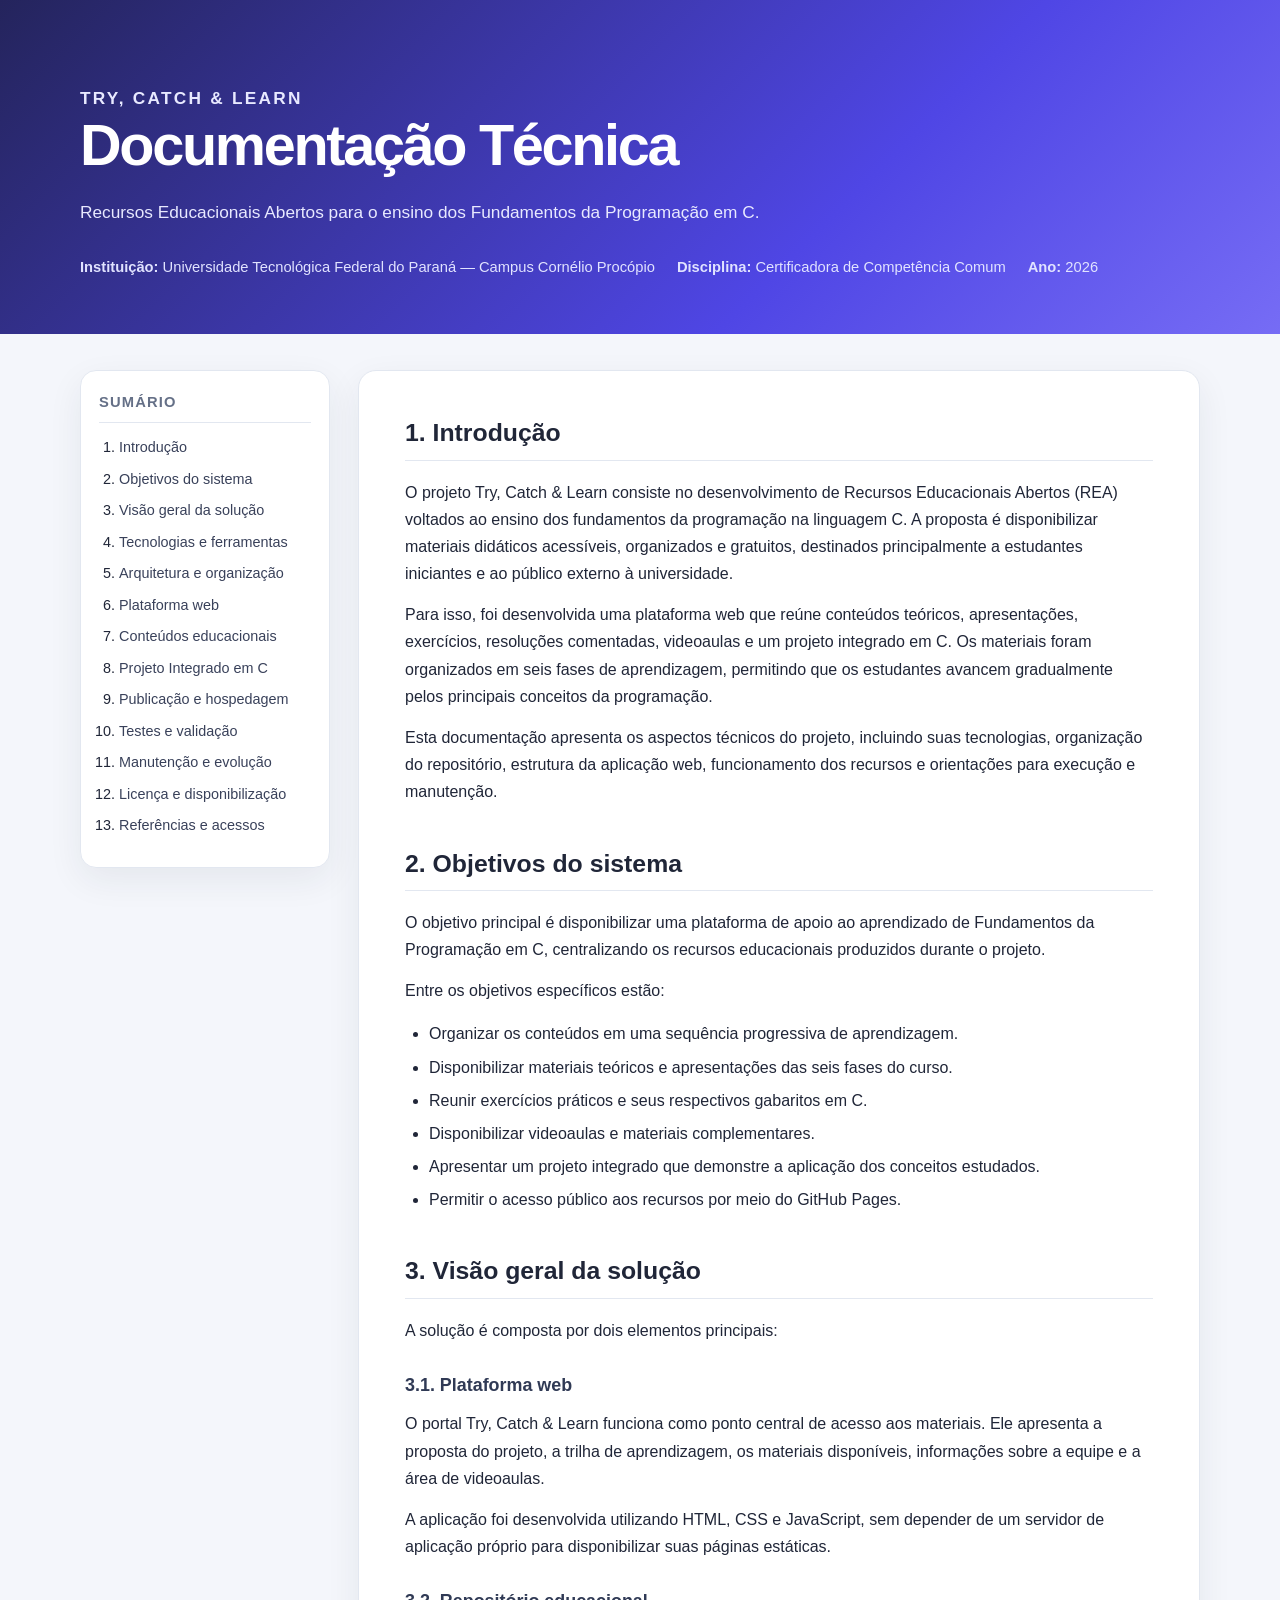
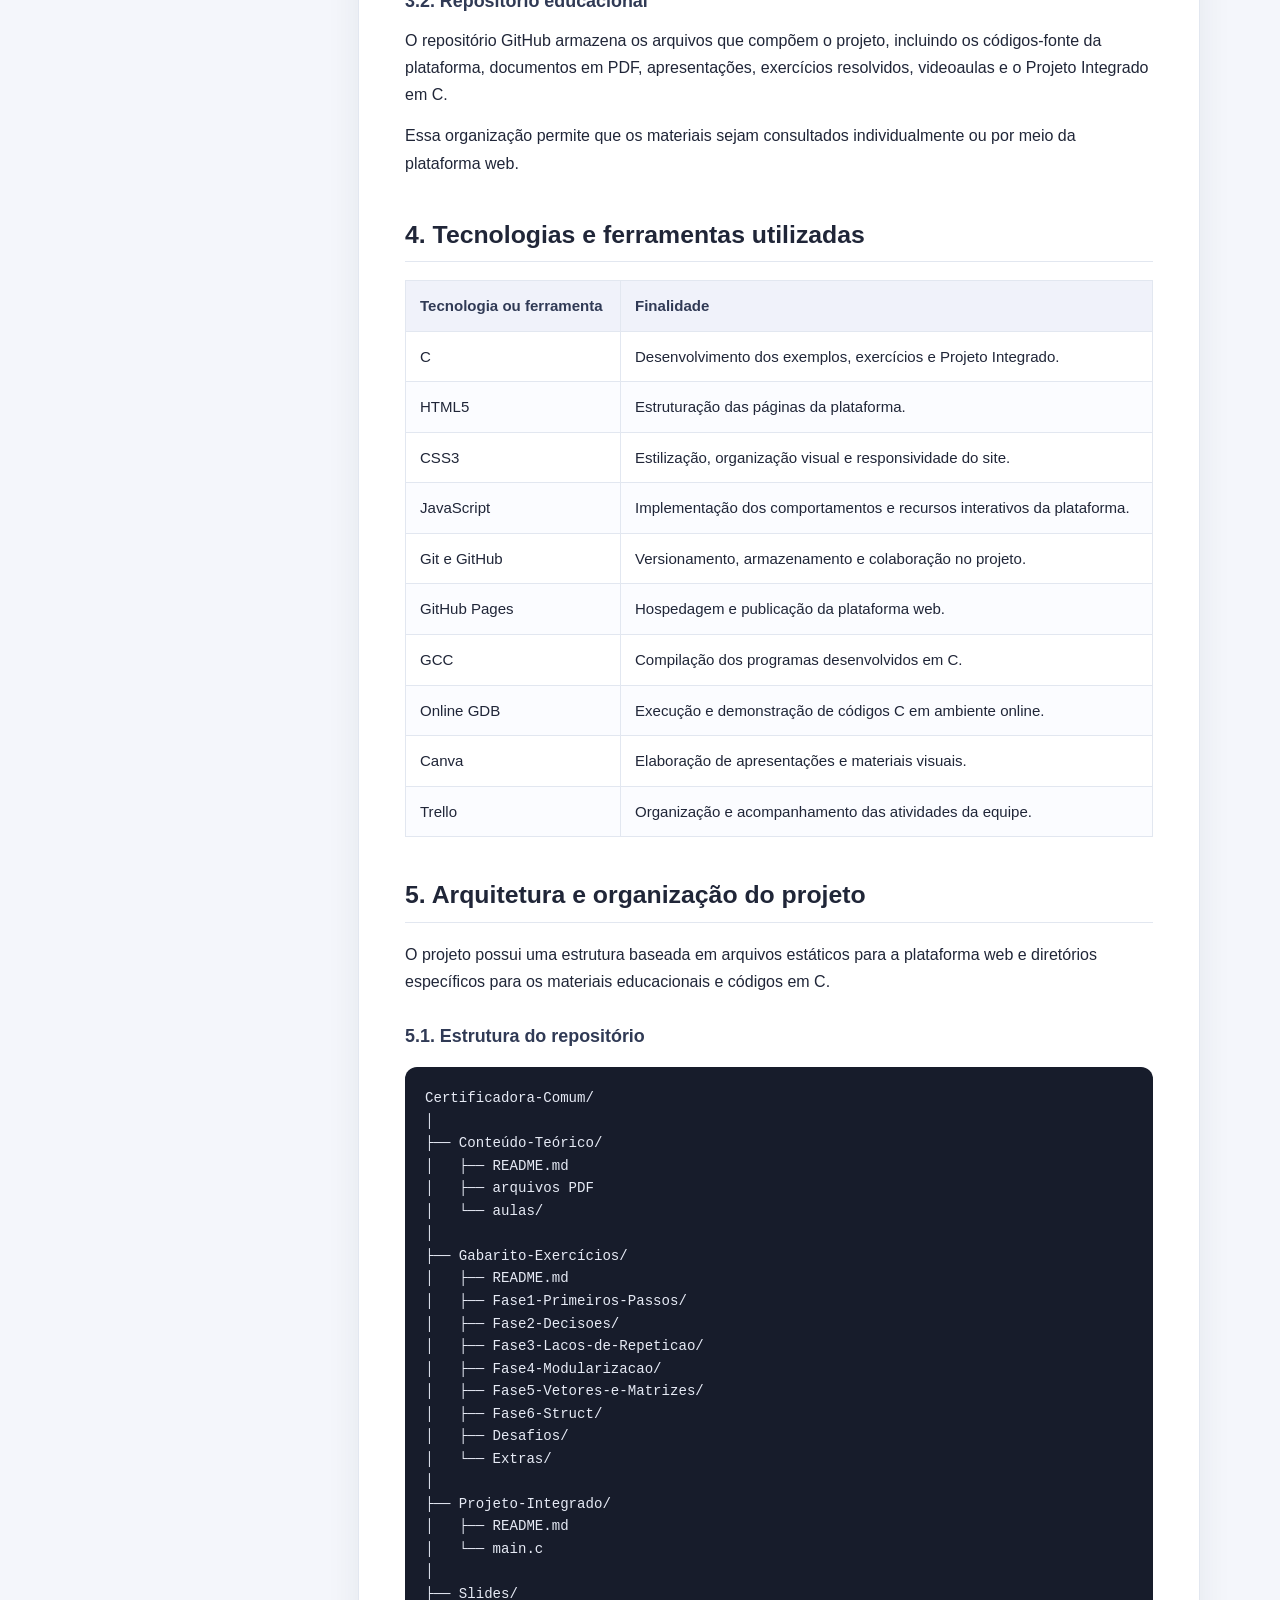
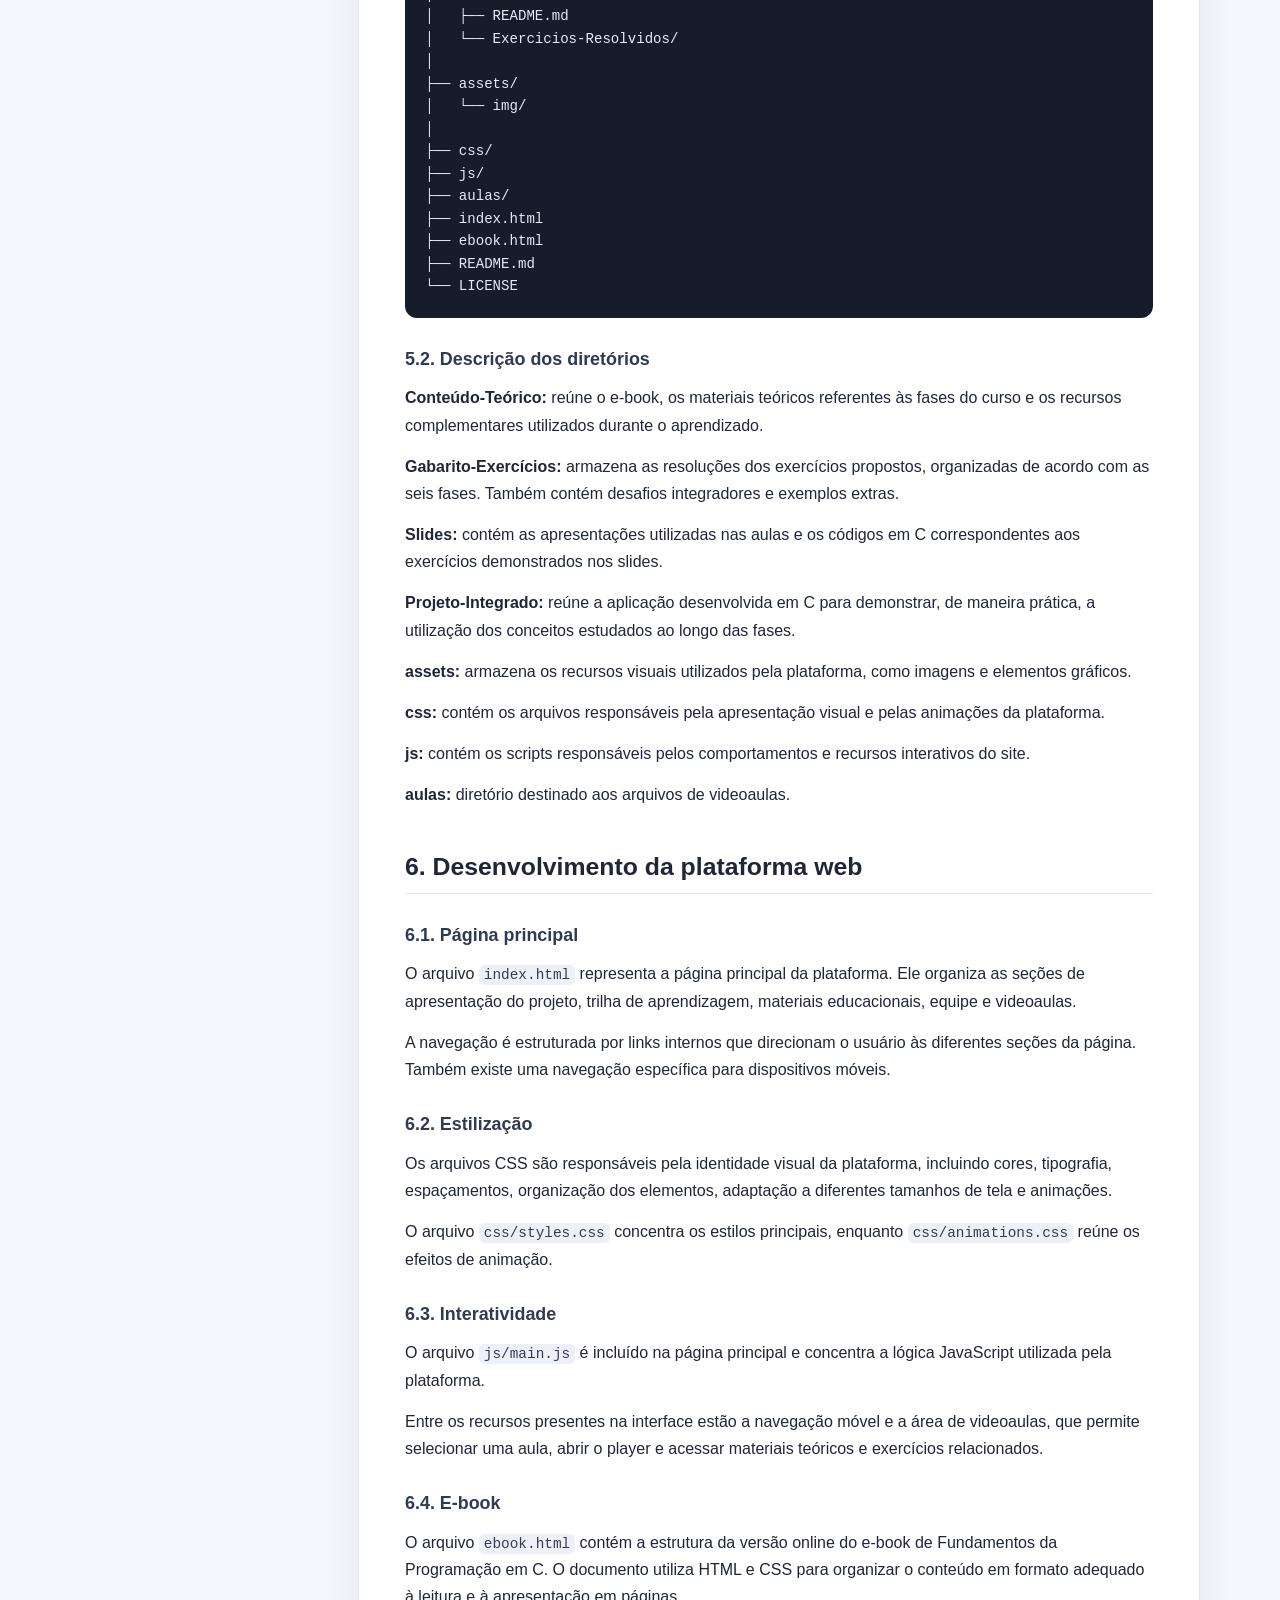
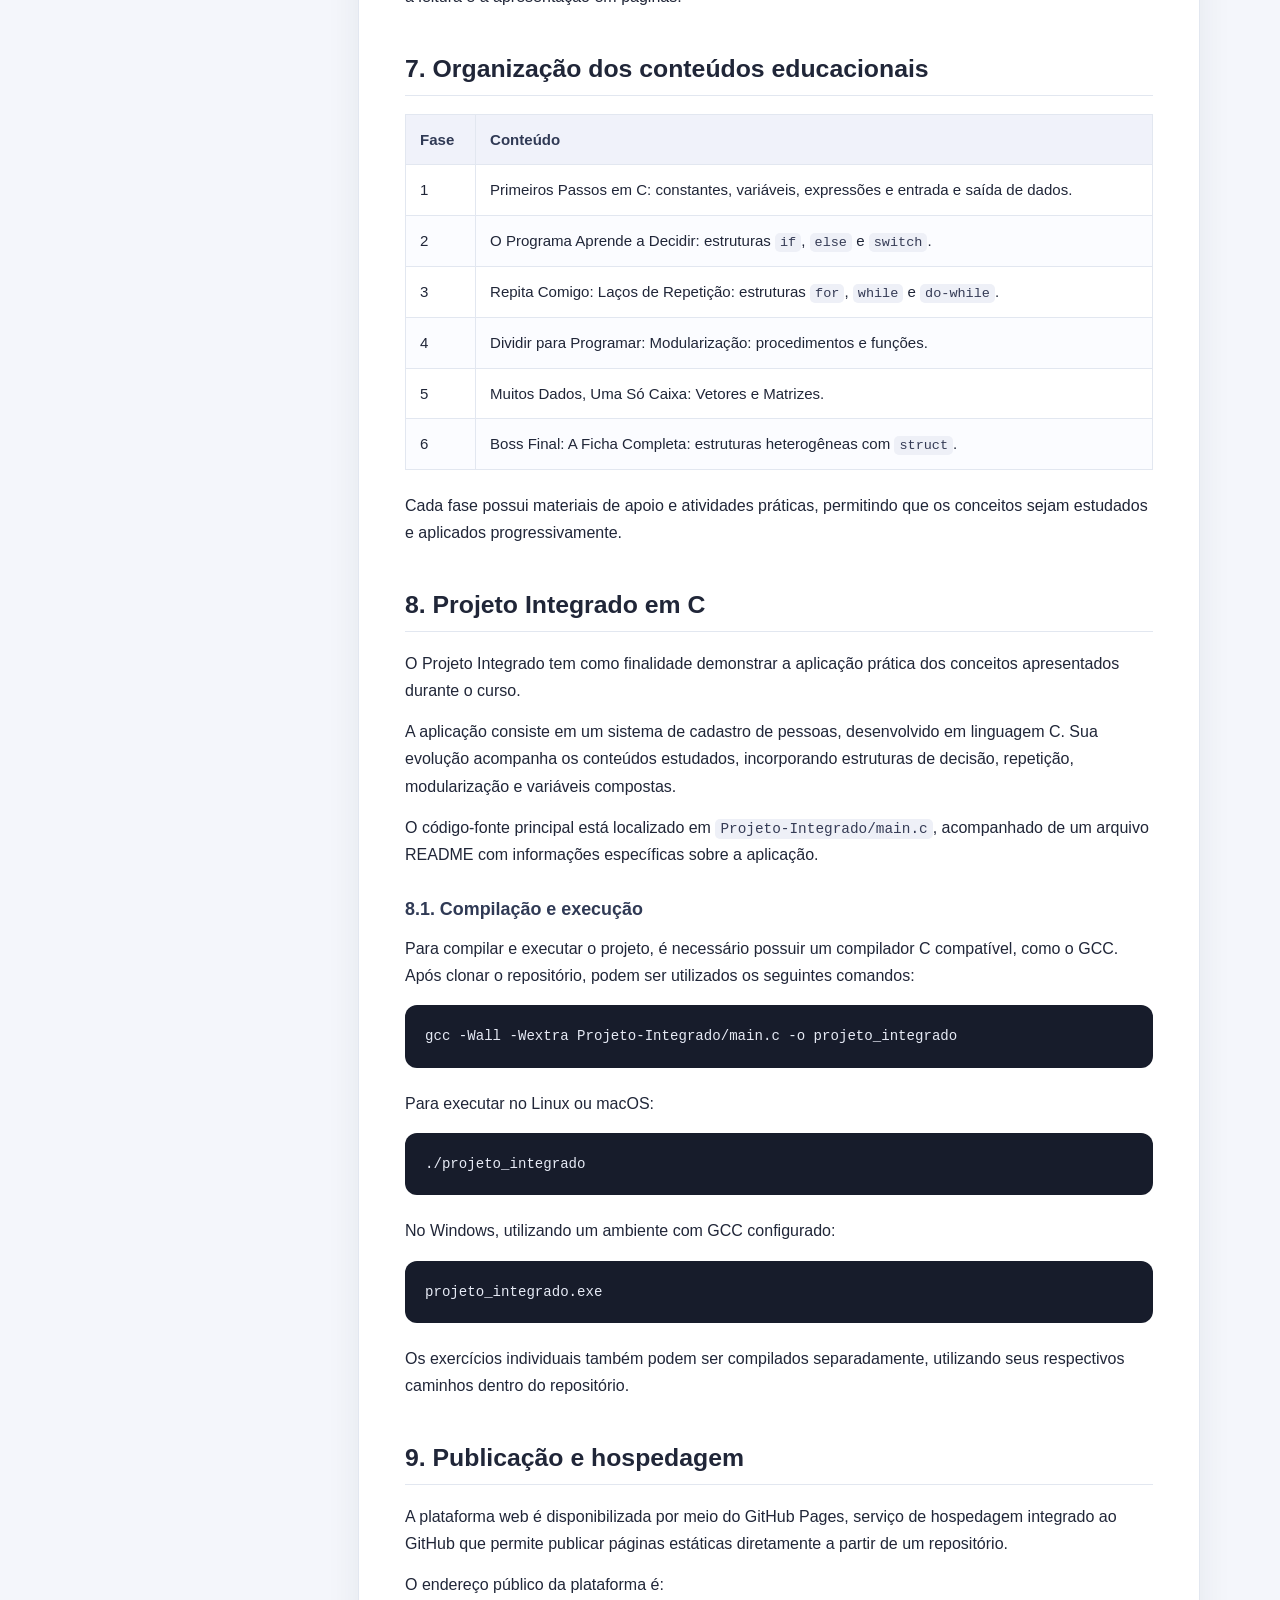
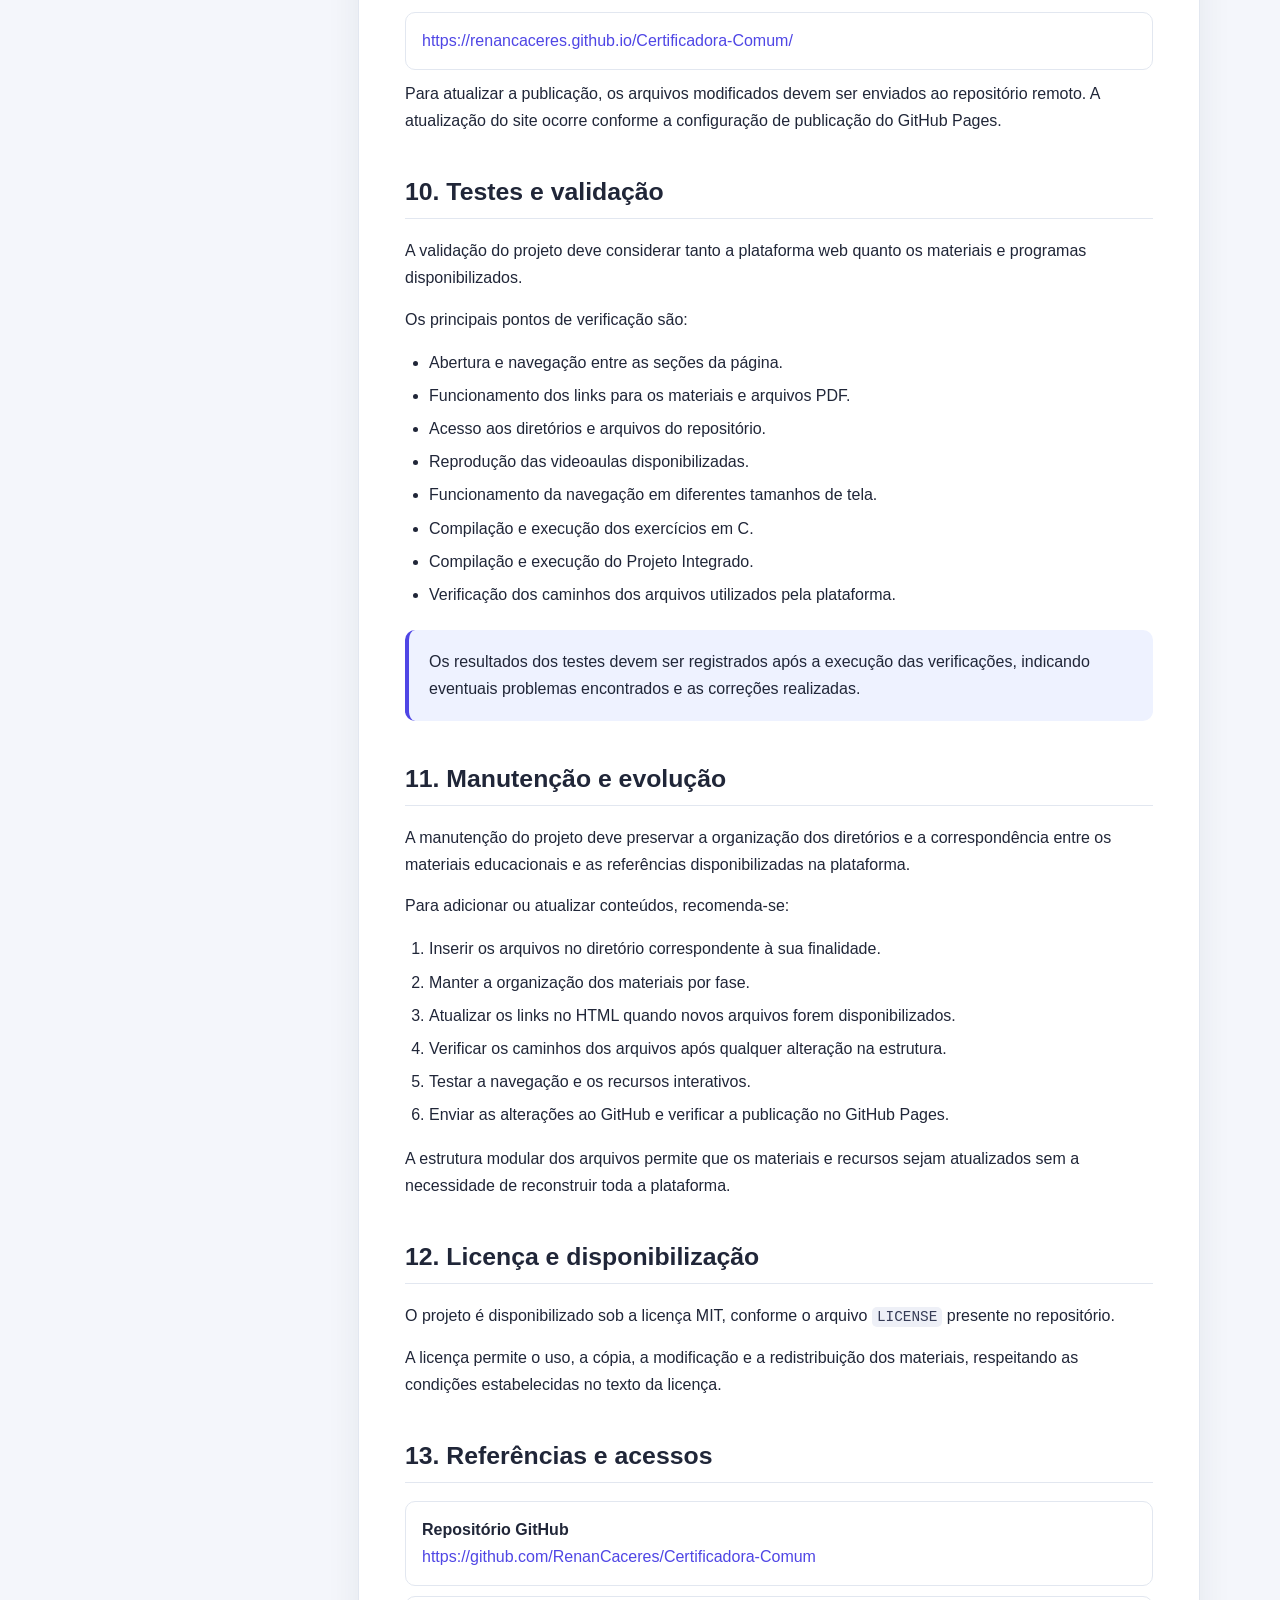
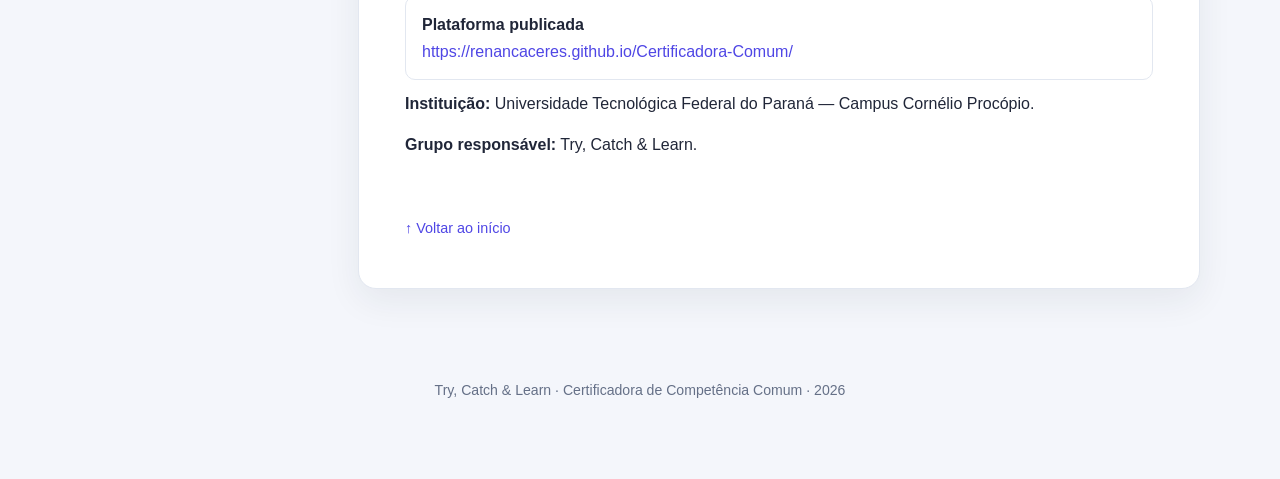
<file: documentacao-tecnica.html>
<!DOCTYPE html>
<html lang="pt-BR">
<head>
  <meta charset="UTF-8">
  <meta name="viewport" content="width=device-width, initial-scale=1.0">
  <meta name="description" content="Documentação técnica do projeto educacional Try, Catch & Learn.">
  <title>Documentação Técnica | Try, Catch & Learn</title>
  <style>
    :root {
      --bg: #f4f6fb;
      --surface: #ffffff;
      --text: #202638;
      --muted: #657087;
      --primary: #4f46e5;
      --primary-dark: #3730a3;
      --border: #e2e7f0;
      --code-bg: #171c2b;
      --code-text: #e6eaf5;
      --accent-bg: #eef2ff;
      --shadow: 0 12px 35px rgba(30, 41, 59, .07);
    }

    * { box-sizing: border-box; }
    html { scroll-behavior: smooth; scroll-padding-top: 24px; }
    body {
      margin: 0;
      background: var(--bg);
      color: var(--text);
      font-family: Inter, "Segoe UI", Roboto, Arial, sans-serif;
      line-height: 1.7;
    }
    a { color: var(--primary); text-decoration: none; }
    a:hover { text-decoration: underline; }
    .hero {
      padding: 64px 24px 54px;
      color: #fff;
      background: linear-gradient(135deg, #24245c, #4f46e5 65%, #766cf5);
    }
    .hero-inner, .layout {
      width: min(1120px, calc(100% - 40px));
      margin: 0 auto;
    }
    .eyebrow {
      margin: 0 0 12px;
      color: #d9dcff;
      font-size: .82rem;
      font-weight: 700;
      letter-spacing: .13em;
      text-transform: uppercase;
    }
    h1 {
      max-width: 800px;
      margin: 0;
      font-size: clamp(2.1rem, 5vw, 3.6rem);
      line-height: 1.12;
      letter-spacing: -.04em;
    }
    .hero p {
      max-width: 760px;
      margin: 20px 0 0;
      color: #e8e9ff;
      font-size: 1.08rem;
    }
    .meta {
      display: flex;
      flex-wrap: wrap;
      gap: 10px 22px;
      margin-top: 28px;
      color: #e1e3ff;
      font-size: .92rem;
    }
    .layout {
      display: grid;
      grid-template-columns: 250px minmax(0, 1fr);
      gap: 28px;
      align-items: start;
      padding: 36px 0 64px;
    }
    aside {
      position: sticky;
      top: 20px;
      padding: 22px 18px;
      background: var(--surface);
      border: 1px solid var(--border);
      border-radius: 16px;
      box-shadow: var(--shadow);
    }
    aside h2 {
      margin: 0 0 12px;
      font-size: .92rem;
      color: var(--muted);
      text-transform: uppercase;
      letter-spacing: .08em;
    }
    aside ol { margin: 0; padding-left: 20px; }
    aside li { margin: 7px 0; font-size: .9rem; }
    aside a { color: #39415a; }
    main {
      min-width: 0;
      padding: clamp(22px, 4vw, 46px);
      background: var(--surface);
      border: 1px solid var(--border);
      border-radius: 18px;
      box-shadow: var(--shadow);
    }
    section { margin: 0 0 42px; }
    section:last-child { margin-bottom: 0; }
    h2 {
      margin: 0 0 18px;
      padding-bottom: 10px;
      border-bottom: 1px solid var(--border);
      font-size: 1.55rem;
      line-height: 1.3;
    }
    h3 {
      margin: 26px 0 10px;
      color: #303a55;
      font-size: 1.12rem;
    }
    p { margin: 0 0 14px; }
    ul, ol { padding-left: 24px; }
    li { margin: 6px 0; }
    .intro-card {
      margin: 22px 0;
      padding: 18px 20px;
      background: var(--accent-bg);
      border-left: 4px solid var(--primary);
      border-radius: 10px;
    }
    .table-wrap { overflow-x: auto; margin: 18px 0 22px; }
    table {
      width: 100%;
      border-collapse: collapse;
      font-size: .94rem;
    }
    th, td {
      padding: 12px 14px;
      border: 1px solid var(--border);
      text-align: left;
      vertical-align: top;
    }
    th { background: #f0f2fa; color: #303a55; }
    tr:nth-child(even) td { background: #fbfcff; }
    pre {
      overflow-x: auto;
      margin: 16px 0 22px;
      padding: 20px;
      color: var(--code-text);
      background: var(--code-bg);
      border-radius: 12px;
      font-size: .88rem;
      line-height: 1.6;
    }
    code {
      font-family: "Cascadia Code", Consolas, "Courier New", monospace;
    }
    p code, li code, td code {
      padding: 2px 5px;
      background: #eef0f7;
      border-radius: 5px;
      color: #353b55;
      font-size: .9em;
    }
    .link-card {
      display: block;
      margin: 10px 0;
      padding: 14px 16px;
      border: 1px solid var(--border);
      border-radius: 10px;
      overflow-wrap: anywhere;
    }
    footer {
      padding: 26px 20px 38px;
      color: var(--muted);
      text-align: center;
      font-size: .88rem;
    }
    .top-link { display: inline-block; margin-top: 16px; font-size: .9rem; }
    @media (max-width: 820px) {
      .layout { grid-template-columns: 1fr; }
      aside { position: static; }
      aside ol { columns: 2; }
    }
    @media (max-width: 520px) {
      .hero { padding: 46px 20px 40px; }
      .hero-inner, .layout { width: min(100% - 28px, 1120px); }
      .layout { padding-top: 18px; }
      main { padding: 22px 18px; }
      aside ol { columns: 1; }
      th, td { padding: 9px 10px; }
    }
    @media print {
      body { background: #fff; }
      .hero { padding: 28px; background: #fff; color: #111; border-bottom: 2px solid #333; }
      .eyebrow, .hero p, .meta { color: #333; }
      .layout { display: block; width: 100%; padding: 0; }
      aside { display: none; }
      main { border: 0; box-shadow: none; padding: 20px 0; }
      a { color: #111; text-decoration: underline; }
      pre { white-space: pre-wrap; }
      section { break-inside: avoid; }
      footer { padding: 10px; }
    }
  </style>
</head>
<body id="top">
  <header class="hero">
    <div class="hero-inner">
      <p class="eyebrow">Try, Catch &amp; Learn</p>
      <h1>Documentação Técnica</h1>
      <p>Recursos Educacionais Abertos para o ensino dos Fundamentos da Programação em C.</p>
      <div class="meta">
        <span><strong>Instituição:</strong> Universidade Tecnológica Federal do Paraná — Campus Cornélio Procópio</span>
        <span><strong>Disciplina:</strong> Certificadora de Competência Comum</span>
        <span><strong>Ano:</strong> 2026</span>
      </div>
    </div>
  </header>

  <div class="layout">
    <aside aria-label="Sumário da documentação">
      <h2>Sumário</h2>
      <ol>
        <li><a href="#introducao">Introdução</a></li>
        <li><a href="#objetivos">Objetivos do sistema</a></li>
        <li><a href="#visao-geral">Visão geral da solução</a></li>
        <li><a href="#tecnologias">Tecnologias e ferramentas</a></li>
        <li><a href="#arquitetura">Arquitetura e organização</a></li>
        <li><a href="#plataforma">Plataforma web</a></li>
        <li><a href="#conteudos">Conteúdos educacionais</a></li>
        <li><a href="#projeto-c">Projeto Integrado em C</a></li>
        <li><a href="#publicacao">Publicação e hospedagem</a></li>
        <li><a href="#testes">Testes e validação</a></li>
        <li><a href="#manutencao">Manutenção e evolução</a></li>
        <li><a href="#licenca">Licença e disponibilização</a></li>
        <li><a href="#referencias">Referências e acessos</a></li>
      </ol>
    </aside>

    <main>
      <section id="introducao">
        <h2>1. Introdução</h2>
        <p>O projeto Try, Catch &amp; Learn consiste no desenvolvimento de Recursos Educacionais Abertos (REA) voltados ao ensino dos fundamentos da programação na linguagem C. A proposta é disponibilizar materiais didáticos acessíveis, organizados e gratuitos, destinados principalmente a estudantes iniciantes e ao público externo à universidade.</p>
        <p>Para isso, foi desenvolvida uma plataforma web que reúne conteúdos teóricos, apresentações, exercícios, resoluções comentadas, videoaulas e um projeto integrado em C. Os materiais foram organizados em seis fases de aprendizagem, permitindo que os estudantes avancem gradualmente pelos principais conceitos da programação.</p>
        <p>Esta documentação apresenta os aspectos técnicos do projeto, incluindo suas tecnologias, organização do repositório, estrutura da aplicação web, funcionamento dos recursos e orientações para execução e manutenção.</p>
      </section>

      <section id="objetivos">
        <h2>2. Objetivos do sistema</h2>
        <p>O objetivo principal é disponibilizar uma plataforma de apoio ao aprendizado de Fundamentos da Programação em C, centralizando os recursos educacionais produzidos durante o projeto.</p>
        <p>Entre os objetivos específicos estão:</p>
        <ul>
          <li>Organizar os conteúdos em uma sequência progressiva de aprendizagem.</li>
          <li>Disponibilizar materiais teóricos e apresentações das seis fases do curso.</li>
          <li>Reunir exercícios práticos e seus respectivos gabaritos em C.</li>
          <li>Disponibilizar videoaulas e materiais complementares.</li>
          <li>Apresentar um projeto integrado que demonstre a aplicação dos conceitos estudados.</li>
          <li>Permitir o acesso público aos recursos por meio do GitHub Pages.</li>
        </ul>
      </section>

      <section id="visao-geral">
        <h2>3. Visão geral da solução</h2>
        <p>A solução é composta por dois elementos principais:</p>
        <h3>3.1. Plataforma web</h3>
        <p>O portal Try, Catch &amp; Learn funciona como ponto central de acesso aos materiais. Ele apresenta a proposta do projeto, a trilha de aprendizagem, os materiais disponíveis, informações sobre a equipe e a área de videoaulas.</p>
        <p>A aplicação foi desenvolvida utilizando HTML, CSS e JavaScript, sem depender de um servidor de aplicação próprio para disponibilizar suas páginas estáticas.</p>
        <h3>3.2. Repositório educacional</h3>
        <p>O repositório GitHub armazena os arquivos que compõem o projeto, incluindo os códigos-fonte da plataforma, documentos em PDF, apresentações, exercícios resolvidos, videoaulas e o Projeto Integrado em C.</p>
        <p>Essa organização permite que os materiais sejam consultados individualmente ou por meio da plataforma web.</p>
      </section>

      <section id="tecnologias">
        <h2>4. Tecnologias e ferramentas utilizadas</h2>
        <div class="table-wrap">
          <table>
            <thead><tr><th>Tecnologia ou ferramenta</th><th>Finalidade</th></tr></thead>
            <tbody>
              <tr><td>C</td><td>Desenvolvimento dos exemplos, exercícios e Projeto Integrado.</td></tr>
              <tr><td>HTML5</td><td>Estruturação das páginas da plataforma.</td></tr>
              <tr><td>CSS3</td><td>Estilização, organização visual e responsividade do site.</td></tr>
              <tr><td>JavaScript</td><td>Implementação dos comportamentos e recursos interativos da plataforma.</td></tr>
              <tr><td>Git e GitHub</td><td>Versionamento, armazenamento e colaboração no projeto.</td></tr>
              <tr><td>GitHub Pages</td><td>Hospedagem e publicação da plataforma web.</td></tr>
              <tr><td>GCC</td><td>Compilação dos programas desenvolvidos em C.</td></tr>
              <tr><td>Online GDB</td><td>Execução e demonstração de códigos C em ambiente online.</td></tr>
              <tr><td>Canva</td><td>Elaboração de apresentações e materiais visuais.</td></tr>
              <tr><td>Trello</td><td>Organização e acompanhamento das atividades da equipe.</td></tr>
            </tbody>
          </table>
        </div>
      </section>

      <section id="arquitetura">
        <h2>5. Arquitetura e organização do projeto</h2>
        <p>O projeto possui uma estrutura baseada em arquivos estáticos para a plataforma web e diretórios específicos para os materiais educacionais e códigos em C.</p>
        <h3>5.1. Estrutura do repositório</h3>
        <pre><code>Certificadora-Comum/
│
├── Conteúdo-Teórico/
│   ├── README.md
│   ├── arquivos PDF
│   └── aulas/
│
├── Gabarito-Exercícios/
│   ├── README.md
│   ├── Fase1-Primeiros-Passos/
│   ├── Fase2-Decisoes/
│   ├── Fase3-Lacos-de-Repeticao/
│   ├── Fase4-Modularizacao/
│   ├── Fase5-Vetores-e-Matrizes/
│   ├── Fase6-Struct/
│   ├── Desafios/
│   └── Extras/
│
├── Projeto-Integrado/
│   ├── README.md
│   └── main.c
│
├── Slides/
│   ├── README.md
│   └── Exercicios-Resolvidos/
│
├── assets/
│   └── img/
│
├── css/
├── js/
├── aulas/
├── index.html
├── ebook.html
├── README.md
└── LICENSE</code></pre>
        <h3>5.2. Descrição dos diretórios</h3>
        <p><strong>Conteúdo-Teórico:</strong> reúne o e-book, os materiais teóricos referentes às fases do curso e os recursos complementares utilizados durante o aprendizado.</p>
        <p><strong>Gabarito-Exercícios:</strong> armazena as resoluções dos exercícios propostos, organizadas de acordo com as seis fases. Também contém desafios integradores e exemplos extras.</p>
        <p><strong>Slides:</strong> contém as apresentações utilizadas nas aulas e os códigos em C correspondentes aos exercícios demonstrados nos slides.</p>
        <p><strong>Projeto-Integrado:</strong> reúne a aplicação desenvolvida em C para demonstrar, de maneira prática, a utilização dos conceitos estudados ao longo das fases.</p>
        <p><strong>assets:</strong> armazena os recursos visuais utilizados pela plataforma, como imagens e elementos gráficos.</p>
        <p><strong>css:</strong> contém os arquivos responsáveis pela apresentação visual e pelas animações da plataforma.</p>
        <p><strong>js:</strong> contém os scripts responsáveis pelos comportamentos e recursos interativos do site.</p>
        <p><strong>aulas:</strong> diretório destinado aos arquivos de videoaulas.</p>
      </section>

      <section id="plataforma">
        <h2>6. Desenvolvimento da plataforma web</h2>
        <h3>6.1. Página principal</h3>
        <p>O arquivo <code>index.html</code> representa a página principal da plataforma. Ele organiza as seções de apresentação do projeto, trilha de aprendizagem, materiais educacionais, equipe e videoaulas.</p>
        <p>A navegação é estruturada por links internos que direcionam o usuário às diferentes seções da página. Também existe uma navegação específica para dispositivos móveis.</p>
        <h3>6.2. Estilização</h3>
        <p>Os arquivos CSS são responsáveis pela identidade visual da plataforma, incluindo cores, tipografia, espaçamentos, organização dos elementos, adaptação a diferentes tamanhos de tela e animações.</p>
        <p>O arquivo <code>css/styles.css</code> concentra os estilos principais, enquanto <code>css/animations.css</code> reúne os efeitos de animação.</p>
        <h3>6.3. Interatividade</h3>
        <p>O arquivo <code>js/main.js</code> é incluído na página principal e concentra a lógica JavaScript utilizada pela plataforma.</p>
        <p>Entre os recursos presentes na interface estão a navegação móvel e a área de videoaulas, que permite selecionar uma aula, abrir o player e acessar materiais teóricos e exercícios relacionados.</p>
        <h3>6.4. E-book</h3>
        <p>O arquivo <code>ebook.html</code> contém a estrutura da versão online do e-book de Fundamentos da Programação em C. O documento utiliza HTML e CSS para organizar o conteúdo em formato adequado à leitura e à apresentação em páginas.</p>
      </section>

      <section id="conteudos">
        <h2>7. Organização dos conteúdos educacionais</h2>
        <div class="table-wrap">
          <table>
            <thead><tr><th>Fase</th><th>Conteúdo</th></tr></thead>
            <tbody>
              <tr><td>1</td><td>Primeiros Passos em C: constantes, variáveis, expressões e entrada e saída de dados.</td></tr>
              <tr><td>2</td><td>O Programa Aprende a Decidir: estruturas <code>if</code>, <code>else</code> e <code>switch</code>.</td></tr>
              <tr><td>3</td><td>Repita Comigo: Laços de Repetição: estruturas <code>for</code>, <code>while</code> e <code>do-while</code>.</td></tr>
              <tr><td>4</td><td>Dividir para Programar: Modularização: procedimentos e funções.</td></tr>
              <tr><td>5</td><td>Muitos Dados, Uma Só Caixa: Vetores e Matrizes.</td></tr>
              <tr><td>6</td><td>Boss Final: A Ficha Completa: estruturas heterogêneas com <code>struct</code>.</td></tr>
            </tbody>
          </table>
        </div>
        <p>Cada fase possui materiais de apoio e atividades práticas, permitindo que os conceitos sejam estudados e aplicados progressivamente.</p>
      </section>

      <section id="projeto-c">
        <h2>8. Projeto Integrado em C</h2>
        <p>O Projeto Integrado tem como finalidade demonstrar a aplicação prática dos conceitos apresentados durante o curso.</p>
        <p>A aplicação consiste em um sistema de cadastro de pessoas, desenvolvido em linguagem C. Sua evolução acompanha os conteúdos estudados, incorporando estruturas de decisão, repetição, modularização e variáveis compostas.</p>
        <p>O código-fonte principal está localizado em <code>Projeto-Integrado/main.c</code>, acompanhado de um arquivo README com informações específicas sobre a aplicação.</p>
        <h3>8.1. Compilação e execução</h3>
        <p>Para compilar e executar o projeto, é necessário possuir um compilador C compatível, como o GCC. Após clonar o repositório, podem ser utilizados os seguintes comandos:</p>
        <pre><code>gcc -Wall -Wextra Projeto-Integrado/main.c -o projeto_integrado</code></pre>
        <p>Para executar no Linux ou macOS:</p>
        <pre><code>./projeto_integrado</code></pre>
        <p>No Windows, utilizando um ambiente com GCC configurado:</p>
        <pre><code>projeto_integrado.exe</code></pre>
        <p>Os exercícios individuais também podem ser compilados separadamente, utilizando seus respectivos caminhos dentro do repositório.</p>
      </section>

      <section id="publicacao">
        <h2>9. Publicação e hospedagem</h2>
        <p>A plataforma web é disponibilizada por meio do GitHub Pages, serviço de hospedagem integrado ao GitHub que permite publicar páginas estáticas diretamente a partir de um repositório.</p>
        <p>O endereço público da plataforma é:</p>
        <div class="link-card"><a href="https://renancaceres.github.io/Certificadora-Comum/" target="_blank" rel="noopener noreferrer">https://renancaceres.github.io/Certificadora-Comum/</a></div>
        <p>Para atualizar a publicação, os arquivos modificados devem ser enviados ao repositório remoto. A atualização do site ocorre conforme a configuração de publicação do GitHub Pages.</p>
      </section>

      <section id="testes">
        <h2>10. Testes e validação</h2>
        <p>A validação do projeto deve considerar tanto a plataforma web quanto os materiais e programas disponibilizados.</p>
        <p>Os principais pontos de verificação são:</p>
        <ul>
          <li>Abertura e navegação entre as seções da página.</li>
          <li>Funcionamento dos links para os materiais e arquivos PDF.</li>
          <li>Acesso aos diretórios e arquivos do repositório.</li>
          <li>Reprodução das videoaulas disponibilizadas.</li>
          <li>Funcionamento da navegação em diferentes tamanhos de tela.</li>
          <li>Compilação e execução dos exercícios em C.</li>
          <li>Compilação e execução do Projeto Integrado.</li>
          <li>Verificação dos caminhos dos arquivos utilizados pela plataforma.</li>
        </ul>
        <div class="intro-card">Os resultados dos testes devem ser registrados após a execução das verificações, indicando eventuais problemas encontrados e as correções realizadas.</div>
      </section>

      <section id="manutencao">
        <h2>11. Manutenção e evolução</h2>
        <p>A manutenção do projeto deve preservar a organização dos diretórios e a correspondência entre os materiais educacionais e as referências disponibilizadas na plataforma.</p>
        <p>Para adicionar ou atualizar conteúdos, recomenda-se:</p>
        <ol>
          <li>Inserir os arquivos no diretório correspondente à sua finalidade.</li>
          <li>Manter a organização dos materiais por fase.</li>
          <li>Atualizar os links no HTML quando novos arquivos forem disponibilizados.</li>
          <li>Verificar os caminhos dos arquivos após qualquer alteração na estrutura.</li>
          <li>Testar a navegação e os recursos interativos.</li>
          <li>Enviar as alterações ao GitHub e verificar a publicação no GitHub Pages.</li>
        </ol>
        <p>A estrutura modular dos arquivos permite que os materiais e recursos sejam atualizados sem a necessidade de reconstruir toda a plataforma.</p>
      </section>

      <section id="licenca">
        <h2>12. Licença e disponibilização</h2>
        <p>O projeto é disponibilizado sob a licença MIT, conforme o arquivo <code>LICENSE</code> presente no repositório.</p>
        <p>A licença permite o uso, a cópia, a modificação e a redistribuição dos materiais, respeitando as condições estabelecidas no texto da licença.</p>
      </section>

      <section id="referencias">
        <h2>13. Referências e acessos</h2>
        <div class="link-card"><strong>Repositório GitHub</strong><br><a href="https://github.com/RenanCaceres/Certificadora-Comum" target="_blank" rel="noopener noreferrer">https://github.com/RenanCaceres/Certificadora-Comum</a></div>
        <div class="link-card"><strong>Plataforma publicada</strong><br><a href="https://renancaceres.github.io/Certificadora-Comum/" target="_blank" rel="noopener noreferrer">https://renancaceres.github.io/Certificadora-Comum/</a></div>
        <p><strong>Instituição:</strong> Universidade Tecnológica Federal do Paraná — Campus Cornélio Procópio.</p>
        <p><strong>Grupo responsável:</strong> Try, Catch &amp; Learn.</p>
      </section>
      <a class="top-link" href="#top">↑ Voltar ao início</a>
    </main>
  </div>

  <footer>
    Try, Catch &amp; Learn · Certificadora de Competência Comum · 2026
  </footer>
</body>
</html>
</file>
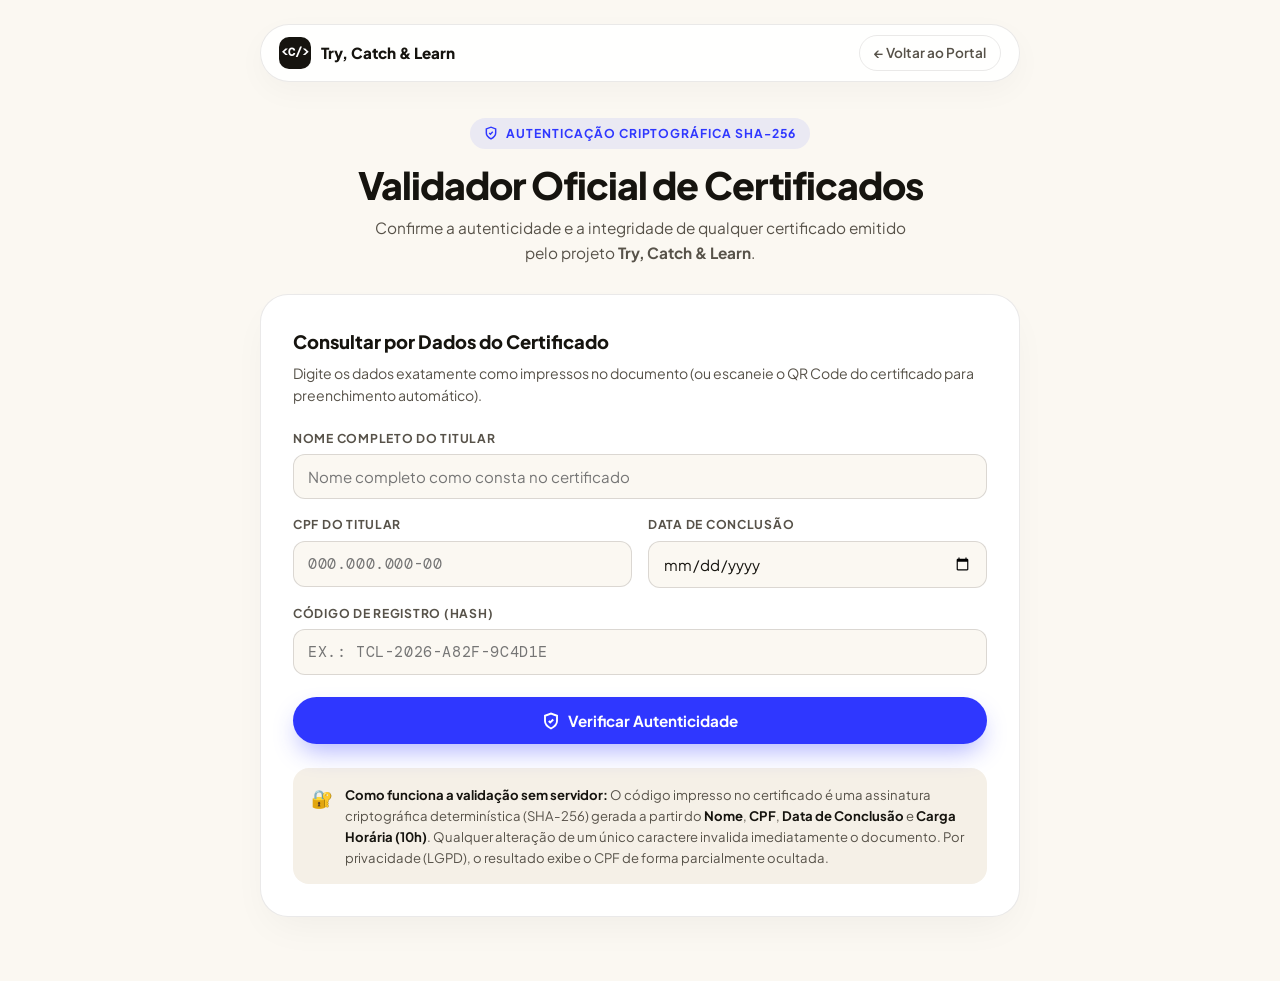
<file: validar.html>
<!DOCTYPE html>
<html lang="pt-BR">
<head>
  <meta charset="UTF-8">
  <meta name="viewport" content="width=device-width, initial-scale=1.0">
  <title>Validar Certificado — Try, Catch &amp; Learn</title>
  <meta name="description" content="Validação criptográfica oficial de autenticidade de certificados emitidos pelo Projeto Try, Catch & Learn.">
  <meta name="theme-color" content="#fbf8f2">
  <link rel="icon" type="image/svg+xml" href="assets/img/favicon.svg">

  <link rel="preconnect" href="https://fonts.googleapis.com">
  <link rel="preconnect" href="https://fonts.gstatic.com" crossorigin>
  <link href="https://fonts.googleapis.com/css2?family=DM+Mono:wght@400;500&family=Plus+Jakarta+Sans:wght@400;500;600;700;800&display=swap" rel="stylesheet">

  <script src="js/certificate-core.js"></script>

  <style>
    :root {
      --bg-cream: #fbf8f2;
      --bg-stone: #f5f0e7;
      --bg-paper: #ffffff;
      --text-ink: #16140f;
      --text-soft: #575249;
      --ultramarine: #2f37ff;
      --ultramarine-hover: #1e24c9;
      --emerald: #059669;
      --emerald-bg: #ecfdf5;
      --emerald-border: #a7f3d0;
      --rose: #e11d48;
      --rose-bg: #fff1f2;
      --rose-border: #fecdd3;
      --border-subtle: rgba(22, 20, 15, 0.09);
    }

    * {
      box-sizing: border-box;
      margin: 0;
      padding: 0;
    }

    body {
      background-color: var(--bg-cream);
      color: var(--text-ink);
      font-family: 'Plus Jakarta Sans', -apple-system, BlinkMacSystemFont, sans-serif;
      line-height: 1.6;
      min-height: 100vh;
      padding: 24px 16px 64px;
      -webkit-font-smoothing: antialiased;
    }

    .shell {
      max-width: 760px;
      margin: 0 auto;
    }

    .topbar {
      display: flex;
      align-items: center;
      justify-content: space-between;
      gap: 12px;
      background: rgba(255, 255, 255, 0.9);
      border: 1px solid var(--border-subtle);
      border-radius: 999px;
      padding: 10px 18px;
      margin-bottom: 36px;
      box-shadow: 0 10px 30px rgba(0, 0, 0, 0.03);
    }

    .brand {
      display: inline-flex;
      align-items: center;
      gap: 10px;
      text-decoration: none;
      color: var(--text-ink);
      font-weight: 800;
      font-size: 0.95rem;
    }

    .brand-icon {
      width: 32px;
      height: 32px;
      border-radius: 10px;
      background: var(--text-ink);
      color: #ffffff;
      display: inline-flex;
      align-items: center;
      justify-content: center;
      font-family: 'DM Mono', monospace;
      font-size: 0.78rem;
      font-weight: 700;
    }

    .nav-back {
      display: inline-flex;
      align-items: center;
      gap: 6px;
      text-decoration: none;
      color: var(--text-soft);
      font-weight: 600;
      font-size: 0.85rem;
      padding: 6px 14px;
      border-radius: 999px;
      border: 1px solid var(--border-subtle);
      transition: all 0.2s ease;
    }

    .nav-back:hover {
      background: var(--bg-stone);
      color: var(--text-ink);
    }

    .hero-head {
      text-align: center;
      margin-bottom: 28px;
    }

    .eyebrow {
      display: inline-flex;
      align-items: center;
      gap: 8px;
      background: rgba(47, 55, 255, 0.08);
      color: var(--ultramarine);
      font-weight: 700;
      font-size: 0.76rem;
      text-transform: uppercase;
      letter-spacing: 0.08em;
      padding: 6px 14px;
      border-radius: 999px;
      margin-bottom: 14px;
    }

    .hero-head h1 {
      font-size: clamp(1.75rem, 4vw, 2.35rem);
      font-weight: 800;
      letter-spacing: -0.03em;
      line-height: 1.15;
      margin-bottom: 10px;
    }

    .hero-head p {
      color: var(--text-soft);
      font-size: 0.96rem;
      max-width: 560px;
      margin: 0 auto;
    }

    /* Result Banner */
    .result-card {
      border-radius: 24px;
      padding: 26px 28px;
      margin-bottom: 24px;
      border: 1.5px solid transparent;
      box-shadow: 0 16px 40px -12px rgba(0, 0, 0, 0.06);
      display: none;
    }

    .result-card.show {
      display: block;
      animation: fadeSlideIn 0.3s ease;
    }

    .result-card.valid {
      background: var(--emerald-bg);
      border-color: var(--emerald-border);
    }

    .result-card.invalid {
      background: var(--rose-bg);
      border-color: var(--rose-border);
    }

    .result-header {
      display: flex;
      align-items: center;
      gap: 14px;
      margin-bottom: 14px;
    }

    .result-icon {
      width: 48px;
      height: 48px;
      border-radius: 14px;
      display: flex;
      align-items: center;
      justify-content: center;
      flex-shrink: 0;
    }

    .result-card.valid .result-icon {
      background: var(--emerald);
      color: #ffffff;
    }

    .result-card.invalid .result-icon {
      background: var(--rose);
      color: #ffffff;
    }

    .result-title {
      font-size: 1.15rem;
      font-weight: 800;
      line-height: 1.25;
    }

    .result-card.valid .result-title { color: #065f46; }
    .result-card.invalid .result-title { color: #9f1239; }

    .result-sub {
      font-size: 0.86rem;
      margin-top: 2px;
    }

    .result-card.valid .result-sub { color: #047857; }
    .result-card.invalid .result-sub { color: #be123c; }

    .result-grid {
      display: grid;
      grid-template-columns: repeat(2, 1fr);
      gap: 12px;
      background: rgba(255, 255, 255, 0.85);
      border: 1px solid rgba(5, 150, 105, 0.18);
      border-radius: 16px;
      padding: 16px 18px;
      margin-top: 12px;
    }

    .result-item dt {
      font-size: 0.7rem;
      text-transform: uppercase;
      letter-spacing: 0.08em;
      color: #64748b;
      font-weight: 700;
    }

    .result-item dd {
      font-size: 0.92rem;
      font-weight: 700;
      color: var(--text-ink);
      margin-top: 2px;
      word-break: break-word;
    }

    .result-item dd.mono {
      font-family: 'DM Mono', monospace;
      color: #065f46;
    }

    .result-item.full {
      grid-column: 1 / -1;
    }

    /* Validation Form Card */
    .validator-card {
      background: var(--bg-paper);
      border: 1px solid var(--border-subtle);
      border-radius: 28px;
      padding: 32px;
      box-shadow: 0 16px 40px -10px rgba(0, 0, 0, 0.05);
    }

    .validator-card h2 {
      font-size: 1.15rem;
      font-weight: 800;
      margin-bottom: 6px;
    }

    .validator-card .card-desc {
      font-size: 0.88rem;
      color: var(--text-soft);
      margin-bottom: 22px;
    }

    .form-grid {
      display: grid;
      grid-template-columns: 1fr 1fr;
      gap: 16px;
    }

    .field {
      display: flex;
      flex-direction: column;
    }

    .field.full {
      grid-column: 1 / -1;
    }

    .field label {
      font-size: 0.76rem;
      font-weight: 700;
      text-transform: uppercase;
      letter-spacing: 0.06em;
      color: var(--text-soft);
      margin-bottom: 6px;
    }

    .field input {
      width: 100%;
      padding: 12px 14px;
      border-radius: 12px;
      border: 1.5px solid rgba(22, 20, 15, 0.14);
      background: var(--bg-cream);
      color: var(--text-ink);
      font-family: inherit;
      font-size: 0.94rem;
      outline: none;
      transition: all 0.2s ease;
    }

    .field input:focus {
      border-color: var(--ultramarine);
      background: #ffffff;
      box-shadow: 0 0 0 3px rgba(47, 55, 255, 0.1);
    }

    .field input.mono {
      font-family: 'DM Mono', monospace;
      letter-spacing: 0.04em;
    }

    .btn-submit {
      margin-top: 22px;
      width: 100%;
      display: inline-flex;
      align-items: center;
      justify-content: center;
      gap: 8px;
      background: var(--ultramarine);
      color: #ffffff;
      font-family: inherit;
      font-size: 0.95rem;
      font-weight: 700;
      padding: 14px 22px;
      border-radius: 999px;
      border: none;
      cursor: pointer;
      transition: all 0.2s ease;
      box-shadow: 0 12px 26px -6px rgba(47, 55, 255, 0.4);
    }

    .btn-submit:hover {
      background: var(--ultramarine-hover);
      transform: translateY(-1px);
    }

    .how-it-works {
      margin-top: 24px;
      padding: 16px 18px;
      border-radius: 16px;
      background: var(--bg-stone);
      font-size: 0.82rem;
      color: var(--text-soft);
      display: flex;
      gap: 12px;
      align-items: flex-start;
    }

    .how-it-works strong {
      color: var(--text-ink);
    }

    @keyframes fadeSlideIn {
      from { opacity: 0; transform: translateY(-8px); }
      to { opacity: 1; transform: translateY(0); }
    }

    @media (max-width: 640px) {
      .validator-card {
        padding: 22px 18px;
      }
      .form-grid,
      .result-grid {
        grid-template-columns: 1fr;
      }
      .topbar {
        padding: 8px 14px;
      }
    }
  </style>
</head>
<body>
  <div class="shell">
    <header class="topbar">
      <a href="index.html" class="brand">
        <span class="brand-icon">&lt;C/&gt;</span>
        <span>Try, Catch &amp; Learn</span>
      </a>
      <a href="index.html" class="nav-back">
        ← Voltar ao Portal
      </a>
    </header>

    <div class="hero-head">
      <div class="eyebrow">
        <svg width="14" height="14" viewBox="0 0 24 24" fill="none" stroke="currentColor" stroke-width="2.5"><path d="M12 22s8-4 8-10V5l-8-3-8 3v7c0 6 8 10 8 10z"></path><polyline points="9 12 11 14 15 10"></polyline></svg>
        <span>Autenticação Criptográfica SHA-256</span>
      </div>
      <h1>Validador Oficial de Certificados</h1>
      <p>
        Confirme a autenticidade e a integridade de qualquer certificado emitido pelo projeto <strong>Try, Catch &amp; Learn</strong>.
      </p>
    </div>

    <!-- RESULTADO DA VERIFICAÇÃO -->
    <section id="resultCard" class="result-card" role="region" aria-live="polite"></section>

    <!-- FORMULÁRIO DE VERIFICAÇÃO MANUAL -->
    <main class="validator-card">
      <h2>Consultar por Dados do Certificado</h2>
      <p class="card-desc">
        Digite os dados exatamente como impressos no documento (ou escaneie o QR Code do certificado para preenchimento automático).
      </p>

      <form id="validateForm" novalidate>
        <div class="form-grid">
          <div class="field full">
            <label for="valName">Nome Completo do Titular</label>
            <input id="valName" type="text" placeholder="Nome completo como consta no certificado" required>
          </div>

          <div class="field">
            <label for="valCpf">CPF do Titular</label>
            <input id="valCpf" class="mono" type="text" inputmode="numeric" maxlength="14" placeholder="000.000.000-00" required>
          </div>

          <div class="field">
            <label for="valDate">Data de Conclusão</label>
            <input id="valDate" type="date" required>
          </div>

          <div class="field full">
            <label for="valHash">Código de Registro (Hash)</label>
            <input id="valHash" class="mono" type="text" placeholder="Ex.: TCL-2026-A82F-9C4D1E" style="text-transform: uppercase;" required>
          </div>
        </div>

        <button type="submit" class="btn-submit">
          <svg width="18" height="18" viewBox="0 0 24 24" fill="none" stroke="currentColor" stroke-width="2.5"><path d="M12 22s8-4 8-10V5l-8-3-8 3v7c0 6 8 10 8 10z"></path><polyline points="9 12 11 14 15 10"></polyline></svg>
          <span>Verificar Autenticidade</span>
        </button>
      </form>

      <div class="how-it-works">
        <span style="font-size: 1.1rem;">🔐</span>
        <div>
          <strong>Como funciona a validação sem servidor:</strong> O código impresso no certificado é uma assinatura criptográfica determinística (SHA-256) gerada a partir do <strong>Nome</strong>, <strong>CPF</strong>, <strong>Data de Conclusão</strong> e <strong>Carga Horária (10h)</strong>. Qualquer alteração de um único caractere invalida imediatamente o documento. Por privacidade (LGPD), o resultado exibe o CPF de forma parcialmente ocultada.
        </div>
      </div>
    </main>
  </div>

  <script>
    (function () {
      'use strict';
      const T = window.TCLCert;
      if (!T) return;

      const form = document.getElementById('validateForm');
      const valName = document.getElementById('valName');
      const valCpf = document.getElementById('valCpf');
      const valDate = document.getElementById('valDate');
      const valHash = document.getElementById('valHash');
      const resultCard = document.getElementById('resultCard');

      function escapeHtml(str) {
        return String(str || '')
          .replace(/&/g, '&amp;')
          .replace(/</g, '&lt;')
          .replace(/>/g, '&gt;')
          .replace(/"/g, '&quot;')
          .replace(/'/g, '&#39;');
      }

      valCpf.addEventListener('input', () => {
        valCpf.value = T.formatCPF(valCpf.value);
      });

      function renderResult(res) {
        resultCard.className = 'result-card show ' + (res.valid ? 'valid' : 'invalid');

        if (res.valid) {
          resultCard.innerHTML = `
            <div class="result-header">
              <div class="result-icon">
                <svg width="26" height="26" viewBox="0 0 24 24" fill="none" stroke="currentColor" stroke-width="3"><polyline points="20 6 9 17 4 12"></polyline></svg>
              </div>
              <div>
                <div class="result-title">Certificado Autêntico e Válido</div>
                <div class="result-sub">${escapeHtml(res.reason)}</div>
              </div>
            </div>
            <dl class="result-grid">
              <div class="result-item full">
                <dt>Titular Certificado</dt>
                <dd>${escapeHtml(res.normalizedName)}</dd>
              </div>
              <div class="result-item">
                <dt>CPF (Protegido — LGPD)</dt>
                <dd class="mono">${escapeHtml(res.maskedCpf)}</dd>
              </div>
              <div class="result-item">
                <dt>Carga Horária</dt>
                <dd>10 (dez) horas</dd>
              </div>
              <div class="result-item">
                <dt>Data de Conclusão</dt>
                <dd>${escapeHtml(res.formattedDate)}</dd>
              </div>
              <div class="result-item">
                <dt>Código de Registro</dt>
                <dd class="mono">${escapeHtml(res.expectedHash)}</dd>
              </div>
              <div class="result-item full">
                <dt>Trilha e Emissor</dt>
                <dd>Fundamentos de Programação na Linguagem C — Projeto Try, Catch &amp; Learn (REA • Licença MIT)</dd>
              </div>
            </dl>
          `;
        } else {
          resultCard.innerHTML = `
            <div class="result-header">
              <div class="result-icon">
                <svg width="26" height="26" viewBox="0 0 24 24" fill="none" stroke="currentColor" stroke-width="3"><line x1="18" y1="6" x2="6" y2="18"></line><line x1="6" y1="6" x2="18" y2="18"></line></svg>
              </div>
              <div>
                <div class="result-title">Certificado Inválido ou Adulterado</div>
                <div class="result-sub">${escapeHtml(res.reason)}</div>
              </div>
            </div>
            <p style="font-size: 0.84rem; color: #881337; margin-top: 4px;">
              Verifique se o <strong>Nome Completo</strong>, o <strong>CPF</strong>, a <strong>Data de Conclusão</strong> e o <strong>Código Hash</strong> foram digitados exatamente como aparecem no documento original.
            </p>
          `;
        }

        resultCard.scrollIntoView({ behavior: 'smooth', block: 'nearest' });
      }

      form.addEventListener('submit', function (e) {
        e.preventDefault();
        const res = T.verifyCertificate(valName.value, valCpf.value, valDate.value, valHash.value);
        renderResult(res);
      });

      // Auto-validação ao abrir via QR Code (?t=...) ou parâmetros diretos (?nome=...&cpf=...&data=...&hash=...)
      function checkUrlParams() {
        const params = new URLSearchParams(window.location.search);
        const token = params.get('t');
        if (token) {
          const parsed = T.parseValidationToken(token);
          if (parsed) {
            valName.value = parsed.name;
            valCpf.value = T.formatCPF(parsed.cpf);
            valDate.value = parsed.isoDate;
            valHash.value = parsed.hash;
            const res = T.verifyCertificate(parsed.name, parsed.cpf, parsed.isoDate, parsed.hash);
            renderResult(res);
            return;
          } else {
            renderResult({
              valid: false,
              reason: 'O link/QR Code de validação está corrompido ou incompleto.'
            });
            return;
          }
        }

        const qName = params.get('nome') || params.get('aluno');
        const qCpf = params.get('cpf');
        const qDate = params.get('data');
        const qHash = params.get('hash') || params.get('codigo');

        if (qName || qCpf || qDate || qHash) {
          if (qName) valName.value = qName;
          if (qCpf) valCpf.value = T.formatCPF(qCpf);
          if (qDate) valDate.value = qDate;
          if (qHash) valHash.value = qHash;
          if (qName && qCpf && qDate && qHash) {
            const res = T.verifyCertificate(qName, qCpf, qDate, qHash);
            renderResult(res);
          }
        }
      }

      checkUrlParams();
    })();
  </script>
</body>
</html>
</file>
